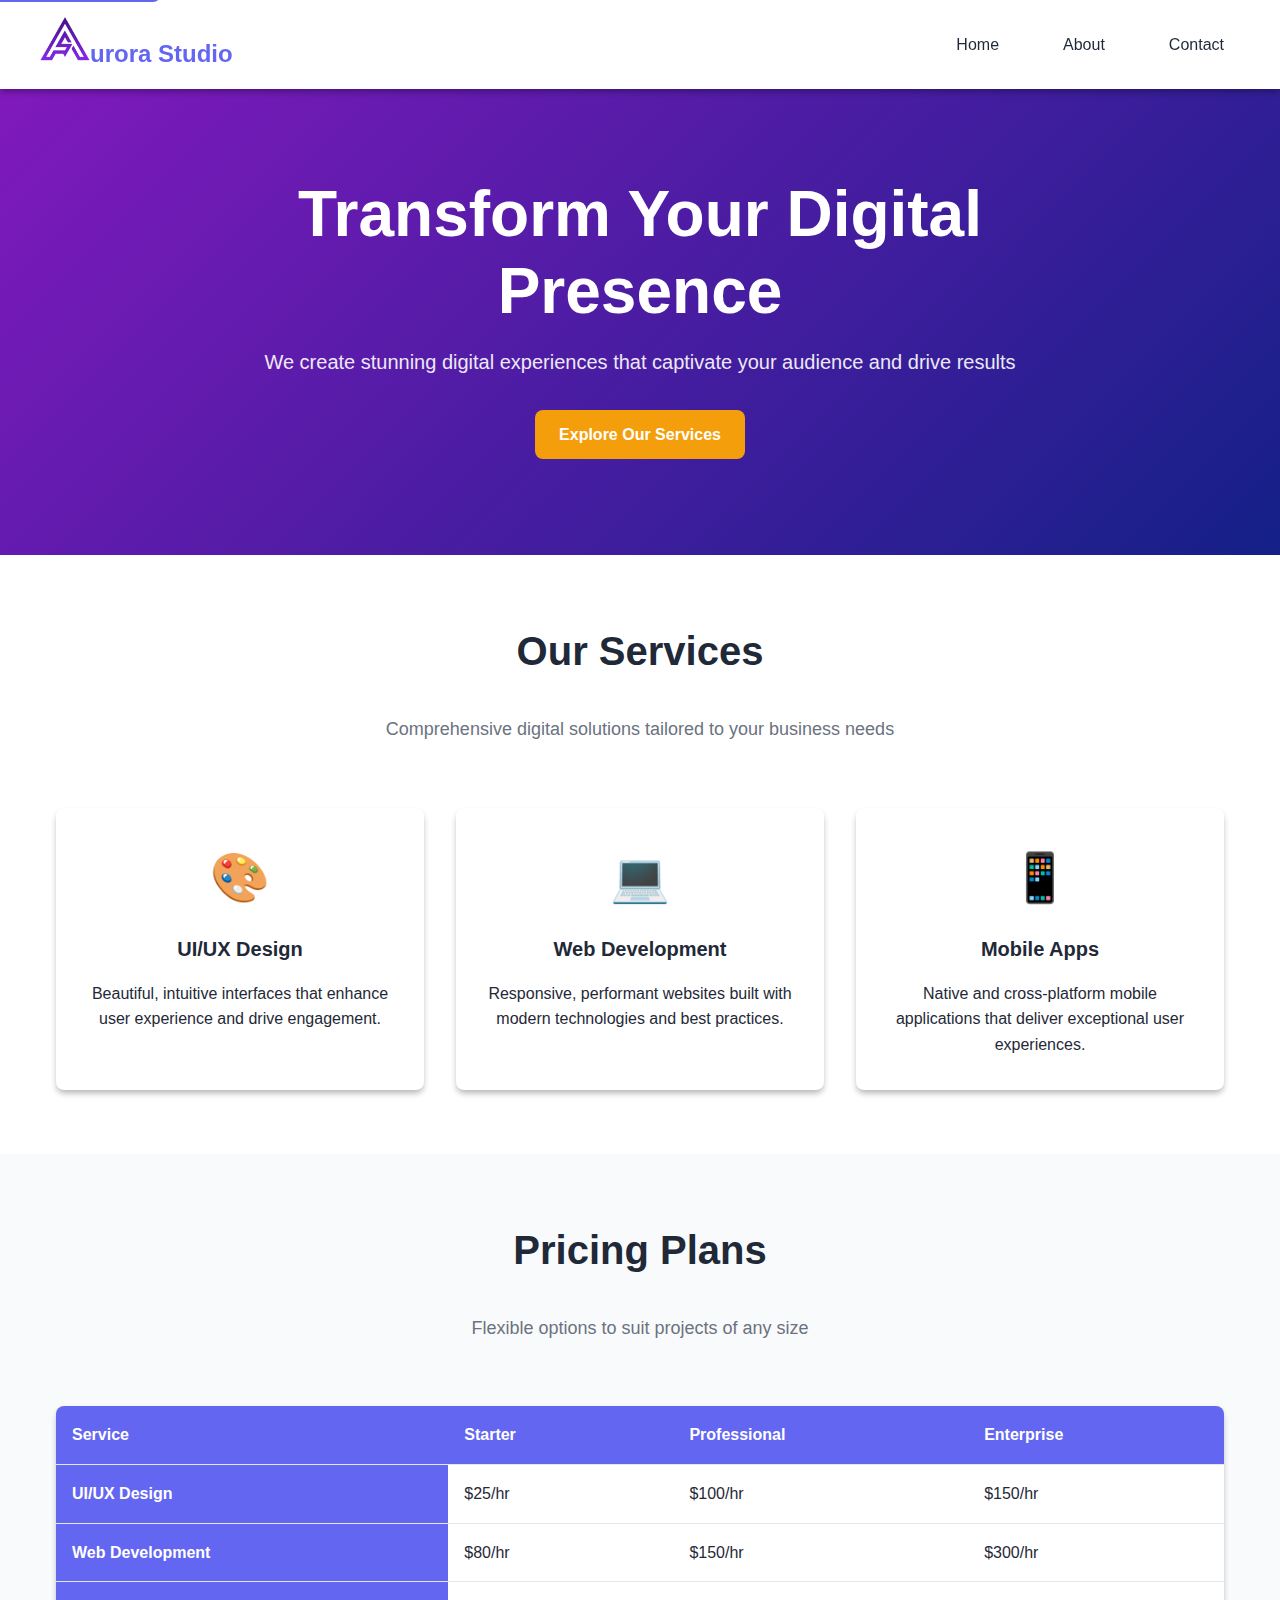
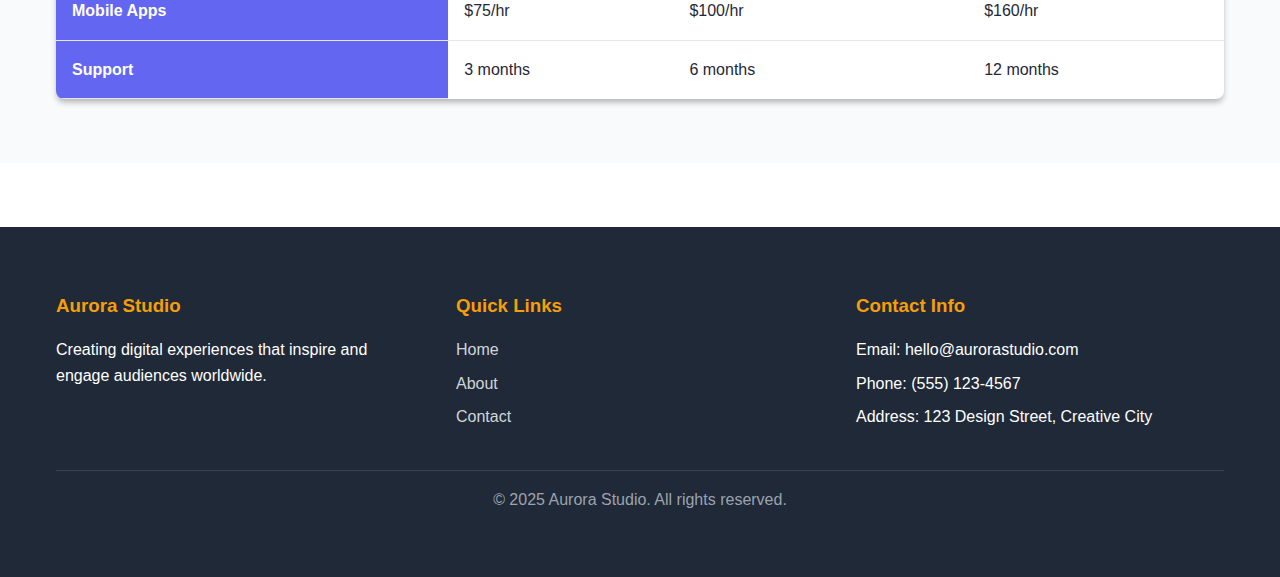
<file: index.html>
<!DOCTYPE html>
<html lang="en">
<head>
    <meta charset="UTF-8">
    <meta name="viewport" content="width=device-width, initial-scale=1.0">
    <title>Aurora Studio - Creative Digital Solutions</title>
    <meta name="description" content="Aurora Studio provides innovative digital design and development services to bring your ideas to life.">
    <link rel="stylesheet" href="css/style.css">
</head>
<body>
    <a href="#main-content" class="skip-link">Skip to main content</a>
    
    <header class="header">
        <nav class="nav container">
            <a href="index.html" class="logo"><i><img src="assets/logo_main.png"  width="50px"></i>urora Studio</a>
            <button class="nav-toggle" aria-label="Toggle navigation">☰</button>
            <ul class="nav-list">
                <li><a href="index.html" class="nav-link">Home</a></li>
                <li><a href="about.html" class="nav-link">About</a></li>
                <li><a href="contact.html" class="nav-link">Contact</a></li>
            </ul>
        </nav>
    </header>

    <main id="main-content" class="main">
        <section class="hero">
            <div class="container">
                <div class="hero-content">
                    <h1 class="hero-title">Transform Your Digital Presence</h1>
                    <p class="hero-subtitle">We create stunning digital experiences that captivate your audience and drive results</p>
                    <a href="#services" class="btn">Explore Our Services</a>
                </div>
            </div>
        </section>

        <section id="services" class="section">
            <div class="container">
                <h2 class="section-title">Our Services</h2>
                <p class="section-subtitle">Comprehensive digital solutions tailored to your business needs</p>
                
                <div class="services-grid">
                    <article class="service-card">
                        <div class="service-icon">🎨</div>
                        <h3 class="service-title">UI/UX Design</h3>
                        <p>Beautiful, intuitive interfaces that enhance user experience and drive engagement.</p>
                    </article>
                    
                    <article class="service-card">
                        <div class="service-icon">💻</div>
                        <h3 class="service-title">Web Development</h3>
                        <p>Responsive, performant websites built with modern technologies and best practices.</p>
                    </article>
                    
                    <article class="service-card">
                        <div class="service-icon">📱</div>
                        <h3 class="service-title">Mobile Apps</h3>
                        <p>Native and cross-platform mobile applications that deliver exceptional user experiences.</p>
                    </article>
                </div>
            </div>
        </section>

        <section class="section section--light">
            <div class="container">
                <h2 class="section-title">Pricing Plans</h2>
                <p class="section-subtitle">Flexible options to suit projects of any size</p>
                
                <table class="pricing-table" aria-label="Service pricing plans">
                    <thead>
                        <tr>
                            <th scope="col">Service</th>
                            <th scope="col">Starter</th>
                            <th scope="col">Professional</th>
                            <th scope="col">Enterprise</th>
                        </tr>
                    </thead>
                    <tbody>
                        <tr>
                            <th scope="row">UI/UX Design</th>
                            <td>$25/hr</td>
                            <td>$100/hr</td>
                            <td>$150/hr</td>
                        </tr>
                        <tr>
                            <th scope="row">Web Development</th>
                            <td>$80/hr</td>
                            <td>$150/hr</td>
                            <td>$300/hr</td>
                        </tr>
                        <tr>
                            <th scope="row">Mobile Apps</th>
                            <td>$75/hr</td>
                            <td>$100/hr</td>
                            <td>$160/hr</td>
                        </tr>
                        <tr>
                            <th scope="row">Support</th>
                            <td>3 months</td>
                            <td>6 months</td>
                            <td>12 months</td>
                        </tr>
                    </tbody>
                </table>
            </div>
        </section>
    </main>

    <footer class="footer">
        <div class="container">
            <div class="footer-content">
                <div class="footer-section">
                    <h3>Aurora Studio</h3>
                    <p>Creating digital experiences that inspire and engage audiences worldwide.</p>
                </div>
                
                <div class="footer-section">
                    <h3>Quick Links</h3>
                    <ul class="footer-links">
                        <li><a href="index.html">Home</a></li>
                        <li><a href="about.html">About</a></li>
                        <li><a href="contact.html">Contact</a></li>
                    </ul>
                </div>
                
                <div class="footer-section">
                    <h3>Contact Info</h3>
                    <ul class="footer-links">
                        <li>Email: hello@aurorastudio.com</li>
                        <li>Phone: (555) 123-4567</li>
                        <li>Address: 123 Design Street, Creative City</li>
                    </ul>
                </div>
            </div>
            
            <div class="footer-bottom">
                <p>&copy; 2025 Aurora Studio. All rights reserved.</p>
            </div>
        </div>
    </footer>
</body>
</html>
</file>
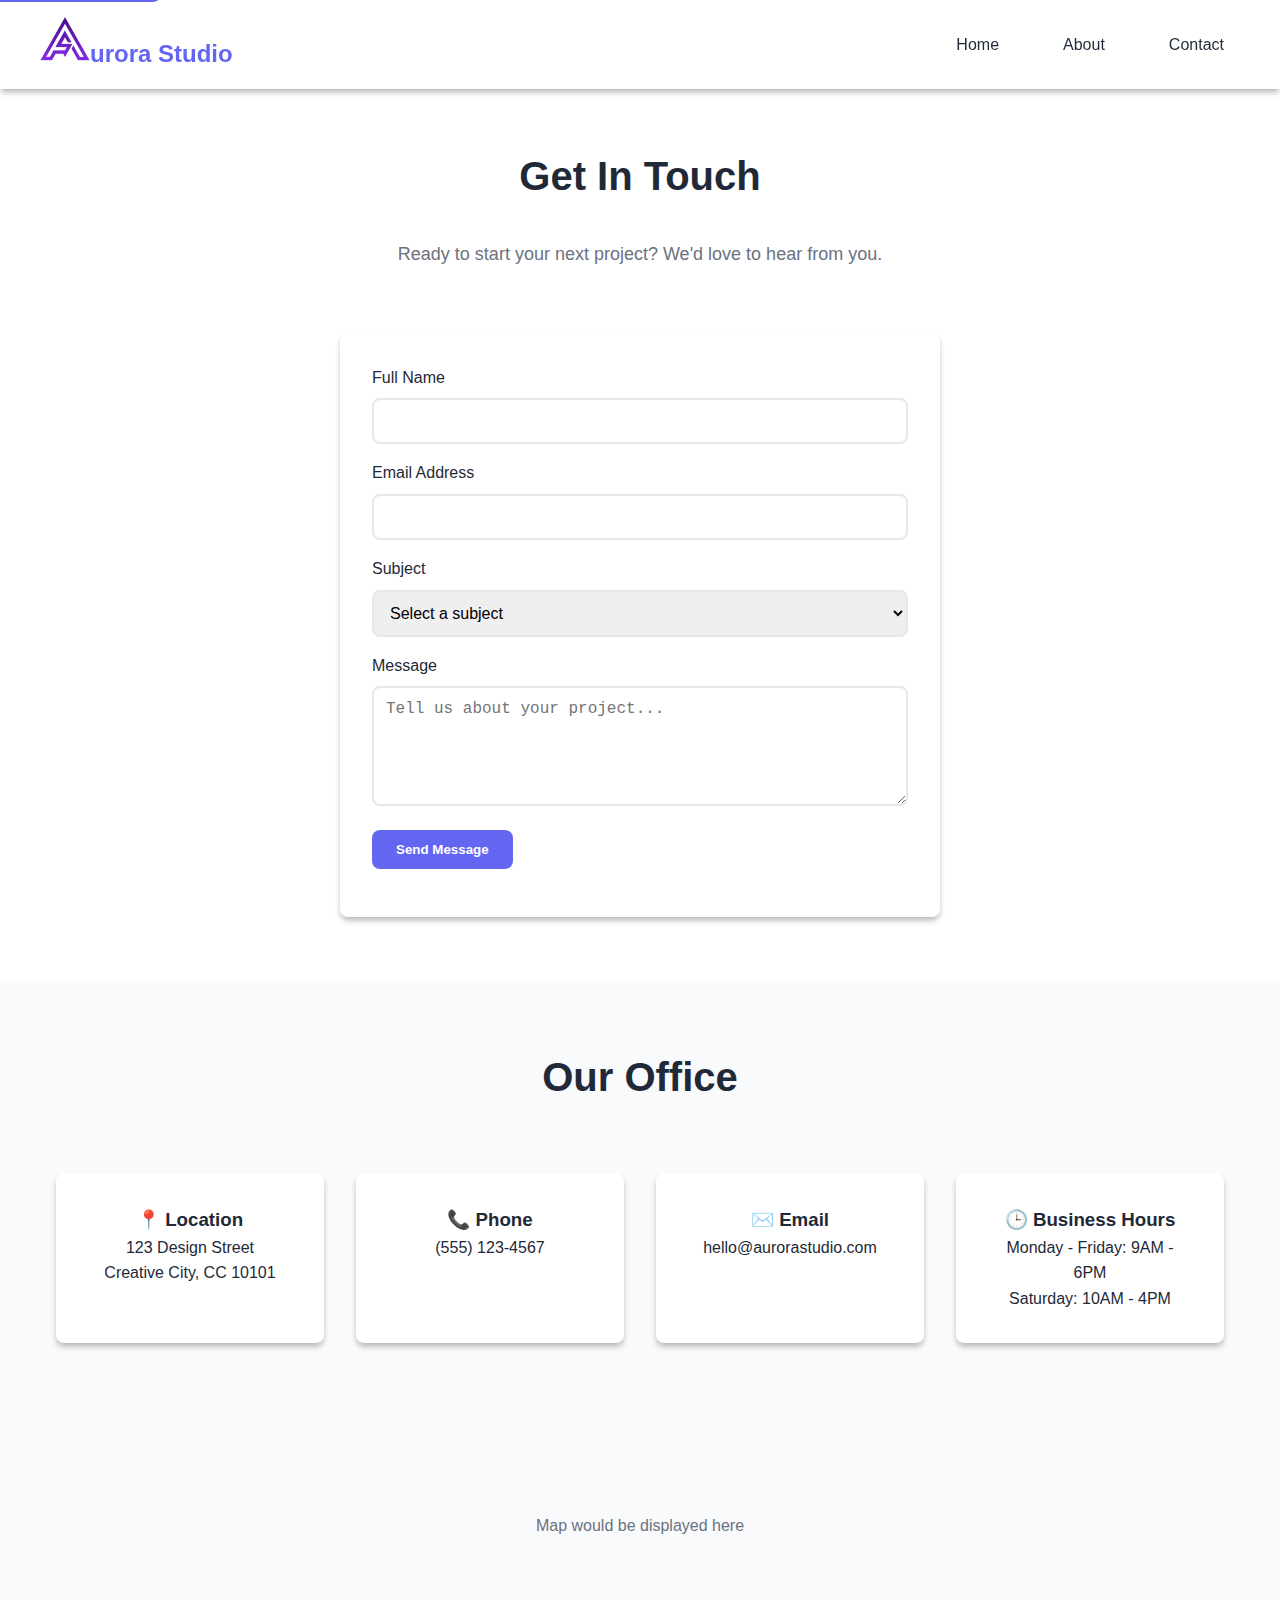
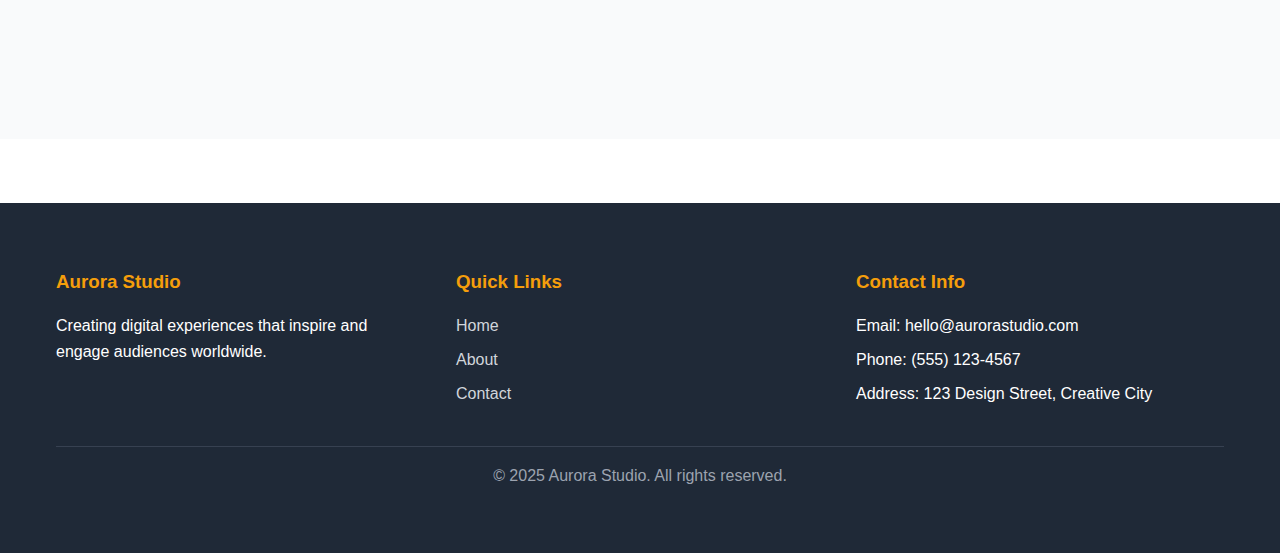
<file: contact.html>
<!DOCTYPE html>
<html lang="en">
<head>
    <meta charset="UTF-8">
    <meta name="viewport" content="width=device-width, initial-scale=1.0">
    <title>Contact Us - Aurora Studio</title>
    <meta name="description" content="Get in touch with Aurora Studio. We're here to help bring your digital vision to life.">
    <link rel="stylesheet" href="css/style.css">
</head>
<body>
    <a href="#main-content" class="skip-link">Skip to main content</a>
    
    <header class="header">
        <nav class="nav container">
            <a href="index.html" class="logo"><i><img src="assets/logo_main.png"  width="50px"></i>urora Studio</a>
            <button class="nav-toggle" aria-label="Toggle navigation">☰</button>
            <ul class="nav-list">
                <li><a href="index.html" class="nav-link">Home</a></li>
                <li><a href="about.html" class="nav-link">About</a></li>
                <li><a href="contact.html" class="nav-link">Contact</a></li>
            </ul>
        </nav>
    </header>

    <main id="main-content" class="main">
        <section class="section">
            <div class="container">
                <h1 class="section-title">Get In Touch</h1>
                <p class="section-subtitle">Ready to start your next project? We'd love to hear from you.</p>
                
                <div class="form-container">
                    <form class="form" action="index.html" method="post">
                        <div class="form-group">
                            <label for="name" class="form-label">Full Name</label>
                            <input type="text" id="name" name="name" class="form-input" required aria-required="true">
                        </div>
                        
                        <div class="form-group">
                            <label for="email" class="form-label">Email Address</label>
                            <input type="email" id="email" name="email" class="form-input" required aria-required="true">
                        </div>
                        
                        <div class="form-group">
                            <label for="subject" class="form-label">Subject</label>
                            <select id="subject" name="subject" class="form-select" required aria-required="true">
                                <option value="">Select a subject</option>
                                <option value="web-design">Web Design</option>
                                <option value="web-development">Web Development</option>
                                <option value="mobile-app">Mobile App</option>
                                <option value="consultation">Consultation</option>
                                <option value="other">Other</option>
                            </select>
                        </div>
                        
                        <div class="form-group">
                            <label for="message" class="form-label">Message</label>
                            <textarea id="message" name="message" class="form-textarea" required aria-required="true" placeholder="Tell us about your project..."></textarea>
                        </div>

                        <div class="form-group">
                            <button type="submit" class="btn btn--primary">Send Message</button>
                        </div>
                    </form>
                </div>
            </div>
        </section>

        <section class="section section--light">
            <div class="container">
                <h2 class="section-title">Our Office</h2>
                
                <div class="contact-info">
                    <div class="contact-item">
                        <h3>📍 Location</h3>
                        <p>123 Design Street<br>Creative City, CC 10101</p>
                    </div>
                    
                    <div class="contact-item">
                        <h3>📞 Phone</h3>
                        <p>(555) 123-4567</p>
                    </div>
                    
                    <div class="contact-item">
                        <h3>✉️ Email</h3>
                        <p>hello@aurorastudio.com</p>
                    </div>
                    
                    <div class="contact-item">
                        <h3>🕒 Business Hours</h3>
                        <p>Monday - Friday: 9AM - 6PM<br>Saturday: 10AM - 4PM</p>
                    </div>
                </div>
                
                <div class="map-placeholder">
                    <p>Map would be displayed here</p>
                </div>
            </div>
        </section>
    </main>

    <footer class="footer">
        <div class="container">
            <div class="footer-content">
                <div class="footer-section">
                    <h3>Aurora Studio</h3>
                    <p>Creating digital experiences that inspire and engage audiences worldwide.</p>
                </div>
                
                <div class="footer-section">
                    <h3>Quick Links</h3>
                    <ul class="footer-links">
                        <li><a href="index.html">Home</a></li>
                        <li><a href="about.html">About</a></li>
                        <li><a href="contact.html">Contact</a></li>
                    </ul>
                </div>
                
                <div class="footer-section">
                    <h3>Contact Info</h3>
                    <ul class="footer-links">
                        <li>Email: hello@aurorastudio.com</li>
                        <li>Phone: (555) 123-4567</li>
                        <li>Address: 123 Design Street, Creative City</li>
                    </ul>
                </div>
            </div>
            
            <div class="footer-bottom">
                <p>&copy; 2025 Aurora Studio. All rights reserved.</p>
            </div>
        </div>
    </footer>
</body>
</html>
</file>
<file: css/style.css>
:root {
  --primary-color: #6366f1;
  --primary-dark: #4f46e5;
  --primary-light: linear-gradient(135deg, #8119bd, #142088);
  --secondary-color: #f59e0b;
  --text-dark: #1f2937;
  --text-light: #6b7280;
  --bg-light: #f9fafb;
  --bg-white: #ffffff;
  --border-color: #e5e7eb;
  --shadow: 0 4px 6px -1px rgba(0, 0, 0, 0.3);
  --shadow-lg: 0 10px 15px -3px rgba(0, 0, 0, 0.1);
  --spacing-xs: 0.5rem;
  --spacing-sm: 1rem;
  --spacing-md: 2rem;
  --spacing-lg: 4rem;
  --spacing-xl: 6rem;
  --border-radius: 8px;
  --transition: all 0.3s ease;
}


* {
  margin: 0;
  padding: 0;
  box-sizing: border-box;
}

html {
  scroll-behavior: smooth;
}

body {
  font-family: 'Inter', -apple-system, BlinkMacSystemFont, sans-serif;
  line-height: 1.6;
  color: var(--text-dark);
  background-color: var(--bg-white);
}


.skip-link {
  position: absolute;
  top: -40px;
  left: 0;
  background: var(--primary-color);
  color: white;
  padding: 8px;
  text-decoration: none;
  z-index: 1000;
  border-radius: 0 0 var(--border-radius) 0;
}

.skip-link:focus {
  top: 0;
}

.container {
  max-width: 1200px;
  margin: 0 auto;
  padding: 0 var(--spacing-sm);
}


.header {
  background: var(--bg-white);
  box-shadow: var(--shadow);
  position: fixed;
  width: 100%;
  top: 0;
  z-index: 100;
}

.nav {
  display: flex;
  justify-content: space-between;
  align-items: center;
  padding: var(--spacing-sm) 0;
}

.logo {
  font-size: 1.5rem;
  font-weight: 700;
  color: var(--primary-color);
  text-decoration: none;
}

.nav-list {
  display: flex;
  list-style: none;
  gap: var(--spacing-md);
}

.nav-link {
  text-decoration: none;
  color: var(--text-dark);
  font-weight: 500;
  transition: var(--transition);
  padding: var(--spacing-xs) var(--spacing-sm);
  border-radius: var(--border-radius);
}

.nav-link:hover,
.nav-link:focus {
  color: var(--primary-color);
  background: var(--bg-light);
}

.nav-toggle {
  display: none;
  background: none;
  border: none;
  font-size: 1.5rem;
  cursor: pointer;
  color: var(--text-dark);
}


@media (max-width: 768px) {
  .nav-toggle {
    display: block;
  }

  .nav-list {
    display: none;
    position: absolute;
    top: 100%;
    left: 0;
    width: 100%;
    background: var(--bg-white);
    flex-direction: column;
    padding: var(--spacing-sm);
    box-shadow: var(--shadow);
  }

  .nav-toggle:focus + .nav-list,
  .nav-list:target {
    display: flex;
  }
}


.main {
  margin-top: 80px;
  min-height: calc(100vh - 200px);
}


.hero {
  background: var(--primary-light);
  color: white;
  padding: var(--spacing-xl) 0;
  text-align: center;
}

.hero-content {
  max-width: 800px;
  margin: 0 auto;
}

.hero-title {
  font-size: clamp(2.5rem, 5vw, 4rem);
  margin-bottom: var(--spacing-sm);
  line-height: 1.2;
}

.hero-subtitle {
  font-size: 1.25rem;
  margin-bottom: var(--spacing-md);
  opacity: 0.9;
}


.btn {
  display: inline-flex;
  align-items: center;
  justify-content: center;
  gap: 0.5rem;
  padding: 12px 24px;
  background: var(--secondary-color);
  color: white;
  text-decoration: none;
  border-radius: var(--border-radius);
  font-weight: 600;
  border: none;
  cursor: pointer;
  transition: var(--transition);
  text-align: center;
  vertical-align: middle;
}

.btn:hover,
.btn:active {
  transform: translateY(-2px);
  box-shadow: var(--shadow-lg);
}

.btn:focus-visible {
  outline: none;
  box-shadow: 0 0 0 4px rgba(99,102,241,0.12), var(--shadow);
}

.btn--primary {
  background: var(--primary-color);
}

.btn--primary:hover,
.btn--primary:active {
  background: var(--primary-dark);
}

.btn:disabled,
.btn[disabled] {
  opacity: 0.6;
  cursor: not-allowed;
  transform: none;
  box-shadow: none;
}

/* Sections */
.section {
  padding: var(--spacing-lg) 0;
}

.section--light {
  background: var(--bg-light);
}

.section-title {
  text-align: center;
  font-size: 2.5rem;
  margin-bottom: var(--spacing-md);
  color: var(--text-dark);
}

.section-subtitle {
  text-align: center;
  font-size: 1.125rem;
  color: var(--text-light);
  max-width: 600px;
  margin: 0 auto var(--spacing-lg);
}


.services-grid {
  display: grid;
  grid-template-columns: repeat(auto-fit, minmax(300px, 1fr));
  gap: var(--spacing-md);
  margin-top: var(--spacing-md);
}

.service-card {
  background: var(--bg-white);
  padding: var(--spacing-md);
  border-radius: var(--border-radius);
  box-shadow: var(--shadow);
  text-align: center;
  transition: var(--transition);
}

.service-card:hover {
  transform: translateY(-5px);
  box-shadow: var(--shadow-lg);
}

.service-icon {
  font-size: 3rem;
  margin-bottom: var(--spacing-sm);
}

.service-title {
  font-size: 1.25rem;
  margin-bottom: var(--spacing-sm);
  color: var(--text-dark);
}


.gallery {
  display: grid;
  grid-template-columns: repeat(auto-fit, minmax(250px, 1fr));
  gap: var(--spacing-sm);
  margin-top: var(--spacing-md);
}

.gallery-item {
  position: relative;
  overflow: hidden;
  border-radius: var(--border-radius);
  aspect-ratio: 2;
}

.gallery-image {
  width: 100%;
  height: 100%;
  object-fit: cover;
  transition: var(--transition);
}

.gallery-item:hover .gallery-image {
  transform: scale(1.2);
}


.lightbox {
  position: fixed;
  top: 0;
  left: 0;
  width: 100%;
  height: 100%;
  background: rgba(0, 0, 0, 0.9);
  display: none;
  justify-content: center;
  align-items: center;
  z-index: 1000;
}

.lightbox:target {
  display: flex;
}

.lightbox-content {
  max-width: 90%;
  max-height: 90%;
  position: relative;
}

.lightbox-close {
  position: absolute;
  top: -50px;
  right: 0;
  color: white;
  font-size: 2rem;
  text-decoration: none;
  padding: var(--spacing-xs);
}


.team-grid {
  display: grid;
  grid-template-columns: repeat(auto-fit, minmax(250px, 1fr));
  gap: var(--spacing-md);
  margin-top: var(--spacing-md);
}

.team-member {
  text-align: center;
  background: var(--bg-white);
  padding: var(--spacing-md);
  border-radius: var(--border-radius);
  box-shadow: var(--shadow);
}

.team-photo {
  width: 150px;
  height: 150px;
  border-radius: 50%;
  object-fit: cover;
  margin-bottom: var(--spacing-sm);
}


.pricing-table {
  width: 100%;
  border-collapse: collapse;
  margin-top: var(--spacing-md);
  background: var(--bg-white);
  box-shadow: var(--shadow);
  border-radius: var(--border-radius);
  overflow: hidden;
}

.pricing-table th,
.pricing-table td {
  padding: var(--spacing-sm);
  text-align: left;
  border-bottom: 1px solid var(--border-color);
}

.pricing-table th {
  background: var(--primary-color);
  color: white;
  font-weight: 600;
}

.pricing-table tr:last-child td {
  border-bottom: none;
}

.pricing-table tr:hover {
  background: var(--bg-light);
}


.form {
  max-width: 600px;
  margin: 0 auto;
  background: var(--bg-white);
  padding: var(--spacing-md);
  border-radius: var(--border-radius);
  box-shadow: var(--shadow);
}

.form-group {
  margin-bottom: var(--spacing-sm);
}

.form-label {
  display: block;
  margin-bottom: var(--spacing-xs);
  font-weight: 500;
  color: var(--text-dark);
}

.form-input,
.form-select,
.form-textarea {
  width: 100%;
  padding: 12px;
  border: 2px solid var(--border-color);
  border-radius: var(--border-radius);
  font-size: 1rem;
  transition: var(--transition);
}

.form-input:focus,
.form-select:focus,
.form-textarea:focus {
  outline: none;
  border-color: var(--primary-color);
  box-shadow: 0 0 0 3px rgba(99, 102, 241, 0.1);
}

.form-textarea {
  min-height: 120px;
  resize: vertical;
}


.contact-info {
  display: grid;
  grid-template-columns: repeat(auto-fit, minmax(250px, 1fr));
  gap: var(--spacing-md);
  margin-top: var(--spacing-lg);
}

.contact-item {
  text-align: center;
  padding: var(--spacing-md);
  background: var(--bg-white);
  border-radius: var(--border-radius);
  box-shadow: var(--shadow);
}

.map-placeholder {
  background: var(--bg-light);
  height: 300px;
  border-radius: var(--border-radius);
  display: flex;
  align-items: center;
  justify-content: center;
  color: var(--text-light);
  margin-top: var(--spacing-md);
}


.footer {
  background: var(--text-dark);
  color: white;
  padding: var(--spacing-lg) 0;
  margin-top: var(--spacing-lg);
}

.footer-content {
  display: grid;
  grid-template-columns: repeat(auto-fit, minmax(250px, 1fr));
  gap: var(--spacing-md);
}

.footer-section h3 {
  margin-bottom: var(--spacing-sm);
  color: var(--secondary-color);
}

.footer-links {
  list-style: none;
}

.footer-links li {
  margin-bottom: var(--spacing-xs);
}

.footer-links a {
  color: #d1d5db;
  text-decoration: none;
  transition: var(--transition);
}

.footer-links a:hover {
  color: var(--secondary-color);
}

.footer-bottom {
  text-align: center;
  margin-top: var(--spacing-md);
  padding-top: var(--spacing-sm);
  border-top: 1px solid #374151;
  color: #9ca3af;
}


@media (max-width: 600px) {
  .container {
    padding: 0 var(--spacing-xs);
  }

  .section {
    padding: var(--spacing-md) 0;
  }

  .hero {
    padding: var(--spacing-lg) 0;
  }

  .services-grid,
  .team-grid,
  .gallery {
    grid-template-columns: 1fr;
  }

  .pricing-table {
    font-size: 0.875rem;
  }

  .pricing-table th,
  .pricing-table td {
    padding: var(--spacing-xs);
  }

  
  .form .btn {
    width: 100%;
    padding-left: 16px;
    padding-right: 16px;
  }
}

@media (min-width: 601px) and (max-width: 1024px) {
  .gallery {
    grid-template-columns: repeat(2, 1fr);
  }

  .services-grid {
    grid-template-columns: repeat(2, 1fr);
  }
}

@media (min-width: 1025px) {
  .gallery {
    grid-template-columns: repeat(3, 1fr);
  }
}
</file>
